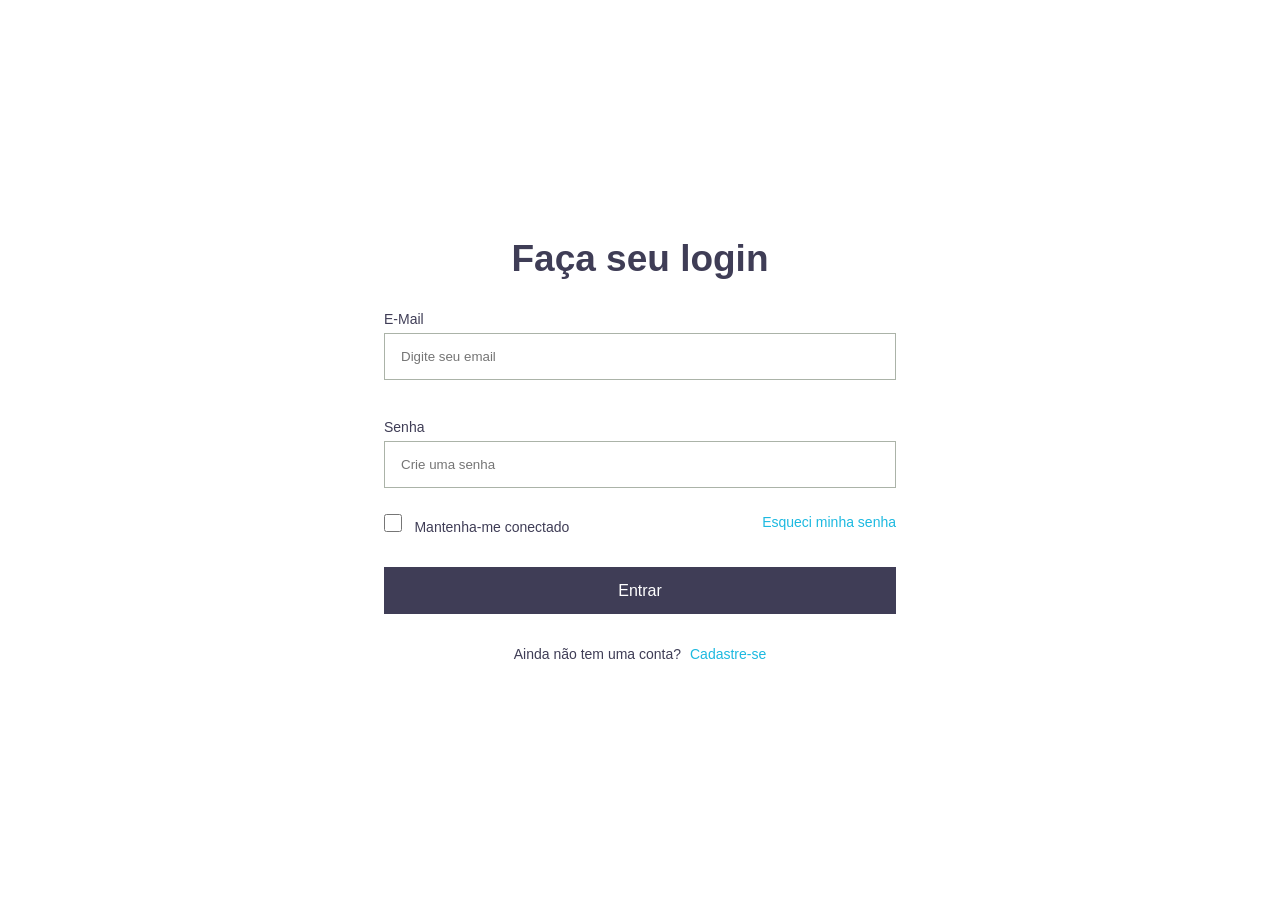
<file: index.html>
<!DOCTYPE html>
<html lang="pt-BR">
<head>
    <meta charset="UTF-8">
    <meta http-equiv="X-UA-Compatible" content="IE=edge">
    <meta name="viewport" content="width=device-width, initial-scale=1.0">
    <title>Página de Login</title>
    <link rel="stylesheet" href="/css/style.css">
    <link href="https://fonts.googleapis.com/css2?family=Roboto:wght@400;700&display=swap&quot; rel=" stylesheet">

</head>

    <body>
        <section class="container">
            <form class="form">
                <h1 class="title">Faça seu login</h1>
        
                <div class="box-first">
                    <label class="label-text" for="email">E-mail</label>
                    <input class="enter-text" type="text" id="email" placeholder="Digite seu email" />
                </div>
        
                <div class="box-second">
                    <label class="label-text" for="password">senha</label>
                    <input class="enter-text" type="password" id="password" placeholder="Crie uma senha" />
                </div>
        
                <div class="connect">
                    <div class="connect-me">
                        <input class="connect-check" type="checkbox" id="connect" />
                        <label class="connect-label" for="connect">Mantenha-me conectado</label>
                    </div>
                    <a href="/html/RemovePassoword.html" class="forgot">Esqueci minha senha</a>
                </div>
        
        
                <button class="send" type="submit">Entrar</button>
        
                <span class="singin">
                    Ainda não tem uma conta?
                    <a href="/html/singin.html" class="singin-link">Cadastre-se</a>
                </span>
            </form>
        </section>
    </body>
</html>
</file>
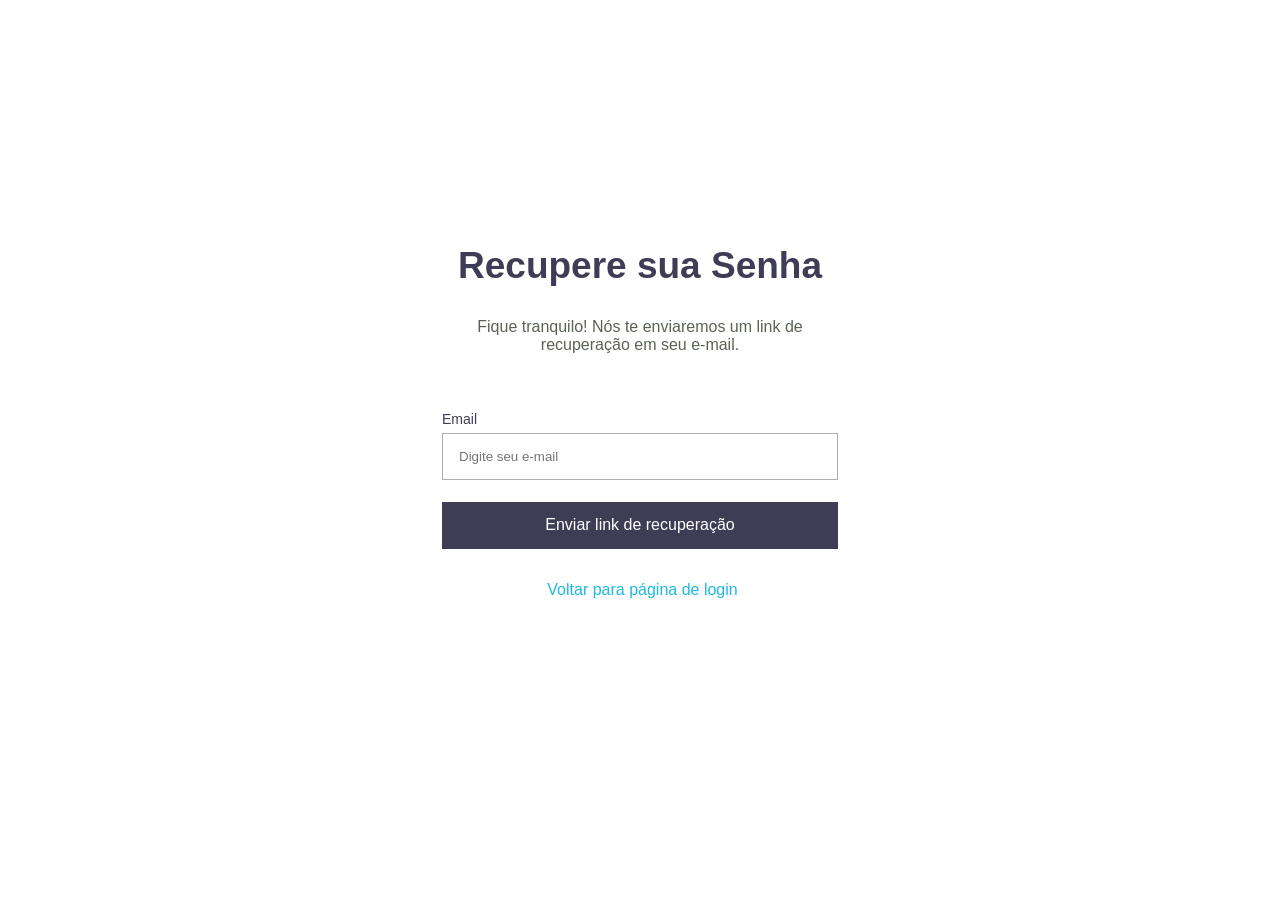
<file: html/RemovePassoword.html>
<!DOCTYPE html>
<html lang="pt-BR">

    <head>
        <meta charset="UTF-8">
        <meta http-equiv="X-UA-Compatible" content="IE=edge">
        <meta name="viewport" content="width=device-width, initial-scale=1.0">
        <link rel="stylesheet" href="/css/style.css">
        <link href="https://fonts.googleapis.com/css2?family=Roboto:wght@400;700&display=swap&quot; rel=" stylesheet">
        <title>Remove Password</title>
    </head>

    <body>
        <section class="container">
            <form class="singin-form">
                <h1 class="title">Recupere sua Senha</h1>
                <div class="box-margin">
                    <div class="box-retrieve">
                        <span class="link-retrieve">Fique tranquilo! Nós te enviaremos um link de recuperação em seu e-mail.</span>
                    </div>
                </div>

                    <div class="box-margin">
                        <label class="label-text" for="e-mail">Email</label>
                        <input class="enter-text" type="text" name="e-mail" id="e-mail" placeholder="Digite seu e-mail">
                    </div>

                <button class="send">Enviar link de recuperação</button>
                    <div class="box-retrieve">
                        <a href="../index.html" class="singin-link">Voltar para página de login</a>
                    </div>
            </form>
        </section>

    </body>

</html>
</file>
<file: css/style.css>
* {
    margin: 0;
    padding: 0;
    box-sizing: border-box;
    font-family: 'Roboto', sans-serif;
    color: #3f3d56;
}

.container {
    display: flex;
    justify-content: center;
    align-items: center;
    height: 100vh;
}

.form{
    width: 512px;
    display: flex;
    flex-direction: column;
}

.title{
    font-weight: bold;
    font-size: 37px;
    margin-bottom: 31px;
    text-align: center;
}

.label-text{
    font-size: 14px;
    text-transform: capitalize;
    margin-bottom: 6px;
    display: flex;
}

.connect-label{
    font-size: 14px;
}

.enter-text{
    border: 1px solid #ABB3A8;
    width: 100%;
    height: 47px;
    box-sizing: border-box;
    padding: 16px;   
}

.box-first{
    margin-bottom: 39px;
}

.box-second{
    margin-bottom: 26px;
}
.connect{
    display: flex;
    justify-content: space-between;
    margin-bottom: 31px;
}

.connect-check{
    height: 18px;
    width: 18px;
    margin-right: 8px;
}

.forgot{
    font-size: 14px;
    color: #1db9e0;
    text-decoration: none;
    transition-duration: 200ms;
}

.forgot:hover{
    color: rgba(29, 185, 226, 0.9); 
}

.send{
    height: 47px;
    width: 100%;
    background-color: #3f3d56;
    font-weight: 500;
    font-size: 16px;
    color: #ffffff;
    border: none;
    margin-bottom: 32px;
    cursor: pointer;
}

.send button{
    margin-bottom: 28px;
}

.singin{
    text-align: center;
    font-size: 14px;
}

.box-singin{
    display: flex;
    align-items: center;
    justify-content: center;
}

.singin-link{
    color: #1db9e0;
    text-decoration: none;
    padding-left: 5px;
    
}

.singin-form{
    width: 396px;
}

.box-dubble{
    display: flex;
    justify-content: space-between;
}

.box-date{
    width: 170px;
    display: flex;
    flex-direction: column;

}

.box-country{
    width: 208px;
    display: flex;
    flex-direction: column;
    margin-bottom: 22px;
}

.country-label{
    margin-bottom: 9px;
}

.box-margin{
    margin-bottom: 22px;
}

.date{
    height: 47px;
    padding: 12px 14px;
    border:1px solid #ABB3A8;
}

.date-label{
    margin-bottom: 9px;
}

.country{
    height: 47px;
    padding: 12px 14px;
    border-color: #ABB3A8;
}

.gender{
    margin-bottom: 8px;
}

.box-gender{
    display: flex;
    justify-content: space-between;
    align-items: center;
}

.wrapper{
    display: flex;
    align-items: center;
}

.wrapper input{
    margin-right: 6px;
    display: inline-block;
    width: 18px;
    height: 18px;
}

.accept-span{
    font-size: 14px;
}

.accept-link{
    color: #1db9e0;
}

.accept-container{
    margin-bottom: 28px;
    display: flex;
}

.accept{
    display: inline-block;
    width: 18px;
    height: 18px;
    min-width: 18px;
    margin-right: 10px;
}

.link-retrieve{
    color: #5A6256;
    font-size: 16px;
    text-align: center;
}

.box-retrieve{
    display: flex;
    justify-content: center;
    align-items: center;
    margin-bottom: 57px;
}
</file>
